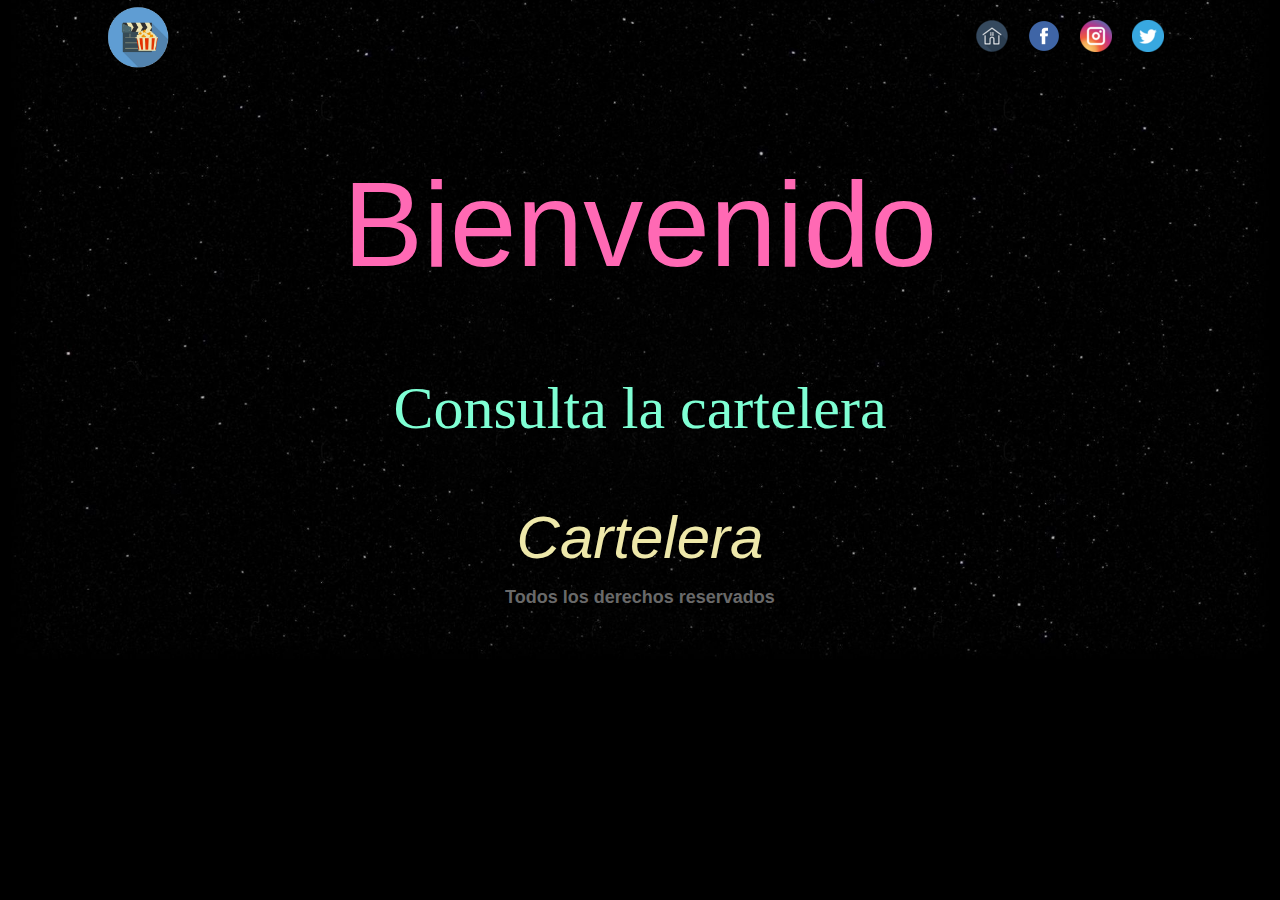
<file: html/index.html>
<!DOCTYPE html>
<html lang="en">
    <head>
        <meta charset="UTF-8">
        <meta http-equiv="X-UA-Compatible" content="IE-edge">
        <meta name="viewport" content="width=device-width, inital-scale=1.0">
        <link rel="stylesheet" href="../css/styleIndex.css">
        <title>Index</title>
    </head>
    <body>
        <header>
            <a href="">
                <img src="../img/logo.png" alt="logo" class="header-img">
            </a>
            <nav>
                <ul class="nav-ul">
                    <li>
                        <a href=""><img src="../img/nav-Icons/inicio.png" alt="Inicio"></a>
                    </li>
                    <li>
                        <a href=""><img src="../img/nav-Icons/facebook.png" alt="Facebook"></a>
                    </li>
                    <li>
                        <a href=""><img src="../img/nav-Icons/instagram.png" alt="Instagram"></a>
                    </li>
                    <li>
                        <a href=""><img src="../img/nav-Icons/twitter.png" alt="Twitter"></a>
                    </li>
                </ul>
            </nav>
        </header>
        <main>
            <section class="banner">
                <div class="bienvenido">
                    <h1>Bienvenido</h1>
                    <p>Consulta la cartelera</p>
                    <a href="peliculas.html">Cartelera</a>
                </div>
            </section>
        </main>
        <footer>
            <h1>Todos los derechos reservados</h1>
        </footer>
    </body>
</html>
</file>
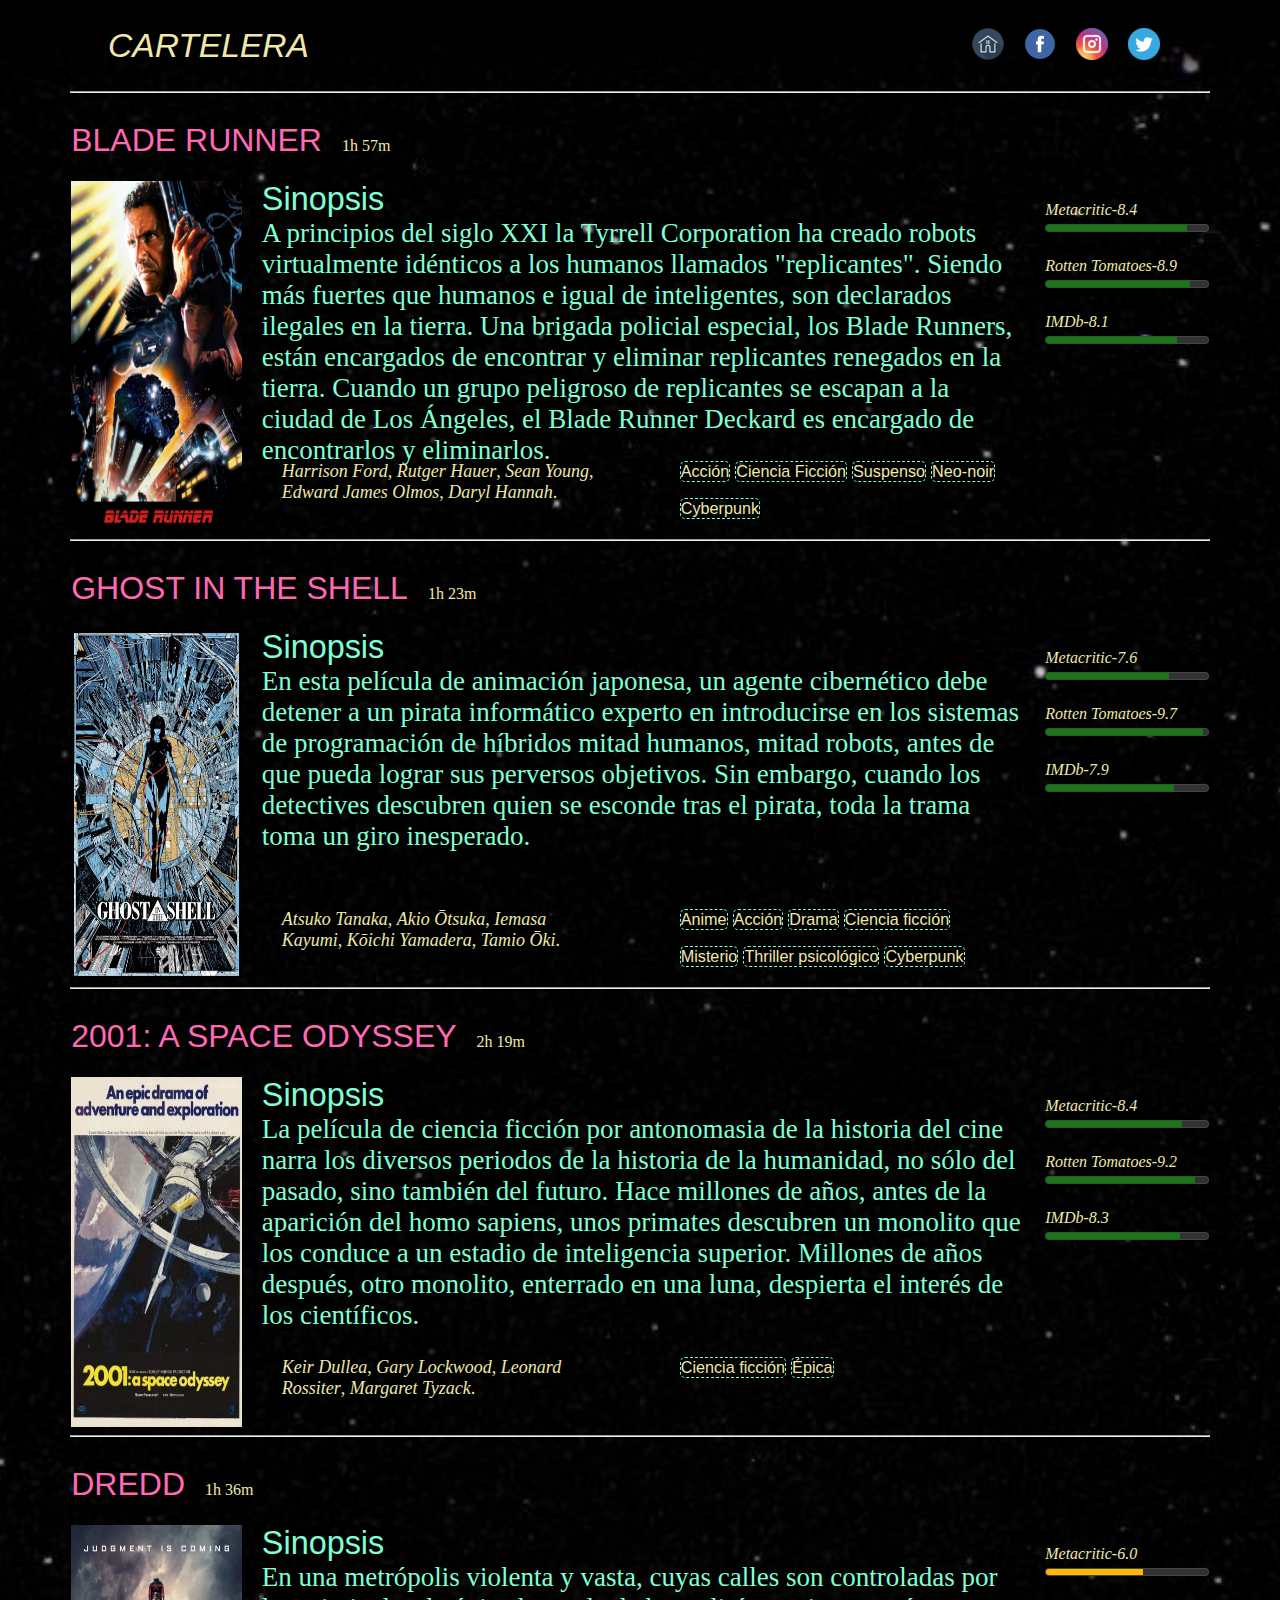
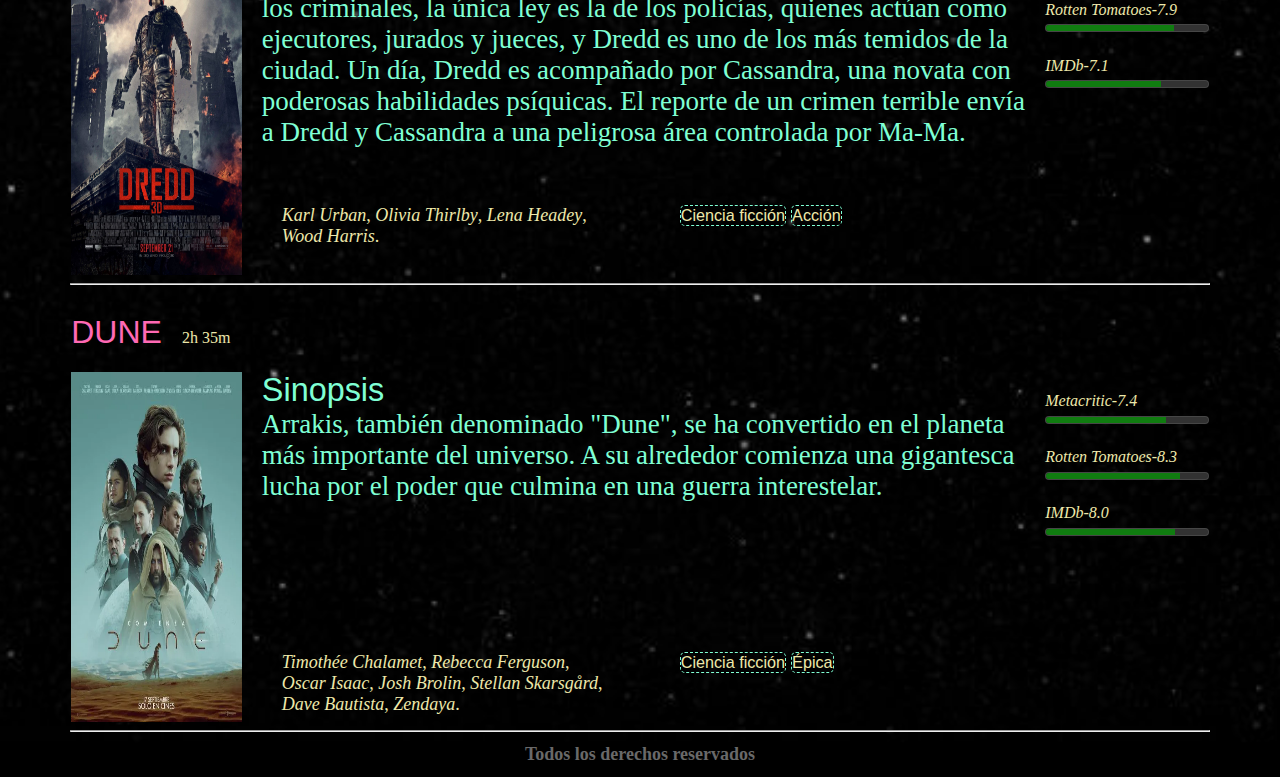
<file: html/peliculas.html>
<!DOCTYPE html>
<html lang="en">
    <head>
        <meta charset="UTF-8">
        <meta http-equiv="X-UA-Compatible" content="IE-edge">
        <meta name="viewport" content="width=device-width, inital-scale=1.0">
        <link rel="stylesheet" href="../css/stylePeliculas.css">
        <title>Peliculas</title>
    </head>
    <body>
        <header>
            <h1 class="pageTitle">CARTELERA</h1>
            <nav>
                <ul class="nav-ul">
                    <li>
                        <a href="index.html"><img src="../img/nav-Icons/inicio.png" alt="Inicio"></a>
                    </li>
                    <li>
                        <a href=""><img src="../img/nav-Icons/facebook.png" alt="Facebook"></a>
                    </li>
                    <li>
                        <a href=""><img src="../img/nav-Icons/instagram.png" alt="Instagram"></a>
                    </li>
                    <li>
                        <a href=""><img src="../img/nav-Icons/twitter.png" alt="Twitter"></a>
                    </li>
                </ul>
            </nav>
        </header>
        <hr class="hrHeaderMain">
        <main>
            <div class="boxTittleDuration">
                <h1 class="titleMovie">BLADE RUNNER</h1>
                <time class="durationMovie">1h 57m</time>
            </div>

            <div class="boxContentMovie">
                <img src="../img/moviesPoster/BladeRunner.jpg" alt="imageMovie" class="imageMovie">

                <section class="informationMovie">
                    <div class="synopsisDescription">
                        <h1>Sinopsis</h1>
                        <p>
                            A principios del siglo XXI la Tyrrell Corporation ha creado robots virtualmente idénticos a los humanos llamados "replicantes". Siendo más fuertes que humanos e igual de inteligentes, son declarados ilegales en la tierra. Una brigada policial especial, los Blade Runners, están encargados de encontrar y eliminar replicantes renegados en la tierra. Cuando un grupo peligroso de replicantes se escapan a la ciudad de Los Ángeles, el Blade Runner Deckard es encargado de encontrarlos y eliminarlos.
                        </p>
                    </div>
            
                    <div class="actorsTags">
                        <section class="actorsMovie">
                            <p1>
                                <a href="">Harrison Ford</a>,
                                <a href="">Rutger Hauer</a>,
                                <a href="">Sean Young</a>,
                                <a href="">Edward James Olmos</a>,
                                <a href="">Daryl Hannah</a>.
                            </p1>
                        </section>
                        <section class="tagsMovie">
                                <li class="tag">
                                    Acción
                                </li>
                                <li class="tag">
                                    Ciencia Ficción
                                </li>
                                <li class="tag">
                                    Suspenso
                                </li>
                                <li class="tag">
                                    Neo-noir
                                </li>
                                <li class="tag">
                                    Cyberpunk
                                </li>
                        </section>
                    </div>
                </section>
                
                <section class="reviewsMovie">
                    <li>
                        <a href="https://www.metacritic.com/movie/blade-runner" class="reviewPage">Metacritic-8.4</a>
                        <meter class="reviewMeter" min="0.0" low="3.0" high="7.0" max="10.0" optimum="8.0" value="8.7"></meter>
                    </li>
                    <li>
                        <a href="https://www.rottentomatoes.com/m/blade_runner" class="reviewPage">Rotten Tomatoes-8.9</a>
                        <meter class="reviewMeter" min="0.0" low="3.0" high="7.0" max="10.0" optimum="8.0" value="8.9"></meter>
                    </li>     
                    <li>
                        <a href="https://www.imdb.com/title/tt0083658/?ref_=nv_sr_srsg_3" class="reviewPage">IMDb-8.1</a>
                        <meter class="reviewMeter" min="0.0" low="3.0" high="7.0" max="10.0" optimum="8.0" value="8.1"></meter>
                    </li>                 
                </section>

            </div>
            <hr class="separatorMovie">
            <div class="boxTittleDuration">
                <h1 class="titleMovie">GHOST IN THE SHELL</h1>
                <time class="durationMovie">1h 23m</time>
            </div>

            <div class="boxContentMovie">
                <img src="../img/moviesPoster/GhostInTheShell.jpg" alt="imageMovie" class="imageMovie">

                <section class="informationMovie">
                    <div class="synopsisDescription">
                        <h1>Sinopsis</h1>
                        <p>
                            En esta película de animación japonesa, un agente cibernético debe detener a un pirata informático experto en introducirse en los sistemas de programación de híbridos mitad humanos, mitad robots, antes de que pueda lograr sus perversos objetivos. Sin embargo, cuando los detectives descubren quien se esconde tras el pirata, toda la trama toma un giro inesperado.
                        </p>
                    </div>
            
                    <div class="actorsTags">
                        <section class="actorsMovie">
                            <p1>
                                <a href="">Atsuko Tanaka</a>,
                                <a href="">Akio Ōtsuka</a>,
                                <a href="">Iemasa Kayumi</a>,
                                <a href="">Kōichi Yamadera</a>,
                                <a href="">Tamio Ōki</a>.
                            </p1>
                        </section>
                        <section class="tagsMovie">
                                <li class="tag">
                                    Anime
                                </li>
                                <li class="tag">
                                    Acción
                                </li>
                                <li class="tag">
                                    Drama
                                </li>
                                <li class="tag">
                                    Ciencia ficción
                                </li>
                                <li class="tag">
                                    Misterio
                                </li>
                                <li class="tag">
                                    Thriller psicológico
                                </li>
                                <li class="tag">
                                    Cyberpunk
                                </li>
                        </section>
                    </div>
                </section>
                
                <section class="reviewsMovie">
                    <li>
                        <a href="https://www.metacritic.com/movie/ghost-in-the-shell" class="reviewPage">Metacritic-7.6</a>
                        <meter class="reviewMeter" min="0.0" low="3.0" high="7.0" max="10.0" optimum="8.0" value="7.6"></meter>
                    </li>
                    <li>
                        <a href="https://www.rottentomatoes.com/m/ghost_in_the_shell" class="reviewPage">Rotten Tomatoes-9.7</a>
                        <meter class="reviewMeter" min="0.0" low="3.0" high="7.0" max="10.0" optimum="8.0" value="9.7"></meter>
                    </li>     
                    <li>
                        <a href="https://www.imdb.com/title/tt0113568/" class="reviewPage">IMDb-7.9</a>
                        <meter class="reviewMeter" min="0.0" low="3.0" high="7.0" max="10.0" optimum="8.0" value="7.9"></meter>
                    </li>                 
                </section>

            </div>
            <hr class="separatorMovie">
            <div class="boxTittleDuration">
                <h1 class="titleMovie">2001: A SPACE ODYSSEY</h1>
                <time class="durationMovie">2h 19m</time>
            </div>

            <div class="boxContentMovie">
                <img src="../img/moviesPoster/ASpaceOdyssey.jpg" alt="imageMovie" class="imageMovie">

                <section class="informationMovie">
                    <div class="synopsisDescription">
                        <h1>Sinopsis</h1>
                        <p>
                            La película de ciencia ficción por antonomasia de la historia del cine narra los diversos periodos de la historia de la humanidad, no sólo del pasado, sino también del futuro. Hace millones de años, antes de la aparición del homo sapiens, unos primates descubren un monolito que los conduce a un estadio de inteligencia superior. Millones de años después, otro monolito, enterrado en una luna, despierta el interés de los científicos.
                        </p>
                    </div>
            
                    <div class="actorsTags">
                        <section class="actorsMovie">
                            <p1>
                                <a href="">Keir Dullea</a>,
                                <a href="">Gary Lockwood</a>,
                                <a href="">Leonard Rossiter</a>,
                                <a href="">Margaret Tyzack</a>.
                            </p1>
                        </section>
                        <section class="tagsMovie">
                                <li class="tag">
                                    Ciencia ficción
                                </li>
                                <li class="tag">
                                    Épica
                                </li>
                        </section>
                    </div>
                </section>
                
                <section class="reviewsMovie">
                    <li>
                        <a href="https://www.metacritic.com/movie/2001-a-space-odyssey" class="reviewPage">Metacritic-8.4</a>
                        <meter class="reviewMeter" min="0.0" low="3.0" high="7.0" max="10.0" optimum="8.0" value="8.4"></meter>
                    </li>
                    <li>
                        <a href="https://www.rottentomatoes.com/m/2001_a_space_odyssey" class="reviewPage">Rotten Tomatoes-9.2</a>
                        <meter class="reviewMeter" min="0.0" low="3.0" high="7.0" max="10.0" optimum="8.0" value="9.2"></meter>
                    </li>     
                    <li>
                        <a href="https://www.imdb.com/title/tt0062622/" class="reviewPage">IMDb-8.3</a>
                        <meter class="reviewMeter" min="0.0" low="3.0" high="7.0" max="10.0" optimum="8.0" value="8.3"></meter>
                    </li>                 
                </section>

            </div>
            <hr class="separatorMovie">
            <div class="boxTittleDuration">
                <h1 class="titleMovie">DREDD</h1>
                <time class="durationMovie">1h 36m</time>
            </div>

            <div class="boxContentMovie">
                <img src="../img/moviesPoster/Dredd.jpg" alt="imageMovie" class="imageMovie">

                <section class="informationMovie">
                    <div class="synopsisDescription">
                        <h1>Sinopsis</h1>
                        <p>
                            En una metrópolis violenta y vasta, cuyas calles son controladas por los criminales, la única ley es la de los policías, quienes actúan como ejecutores, jurados y jueces, y Dredd es uno de los más temidos de la ciudad. Un día, Dredd es acompañado por Cassandra, una novata con poderosas habilidades psíquicas. El reporte de un crimen terrible envía a Dredd y Cassandra a una peligrosa área controlada por Ma-Ma.
                        </p>
                    </div>
            
                    <div class="actorsTags">
                        <section class="actorsMovie">
                            <p1>
                                <a href="">Karl Urban</a>,
                                <a href="">Olivia Thirlby</a>,
                                <a href="">Lena Headey</a>,
                                <a href="">Wood Harris</a>.
                            </p1>
                        </section>
                        <section class="tagsMovie">
                                <li class="tag">
                                    Ciencia ficción
                                </li>
                                <li class="tag">
                                    Acción
                                </li>
                        </section>
                    </div>
                </section>
                
                <section class="reviewsMovie">
                    <li>
                        <a href="https://www.metacritic.com/movie/dredd" class="reviewPage">Metacritic-6.0</a>
                        <meter class="reviewMeter" min="0.0" low="3.0" high="7.0" max="10.0" optimum="8.0" value="6.0"></meter>
                    </li>
                    <li>
                        <a href="https://www.metacritic.com/movie/dredd" class="reviewPage">Rotten Tomatoes-7.9</a>
                        <meter class="reviewMeter" min="0.0" low="3.0" high="7.0" max="10.0" optimum="8.0" value="7.9"></meter>
                    </li>     
                    <li>
                        <a href="https://www.imdb.com/title/tt1343727/" class="reviewPage">IMDb-7.1</a>
                        <meter class="reviewMeter" min="0.0" low="3.0" high="7.0" max="10.0" optimum="8.0" value="7.1"></meter>
                    </li>                 
                </section>

            </div>
            <hr class="separatorMovie">
            <div class="boxTittleDuration">
                <h1 class="titleMovie">DUNE</h1>
                <time class="durationMovie">2h 35m</time>
            </div>

            <div class="boxContentMovie">
                <img src="../img/moviesPoster/Dune.jpg" alt="imageMovie" class="imageMovie">

                <section class="informationMovie">
                    <div class="synopsisDescription">
                        <h1>Sinopsis</h1>
                        <p>
                            Arrakis, también denominado "Dune", se ha convertido en el planeta más importante del universo. A su alrededor comienza una gigantesca lucha por el poder que culmina en una guerra interestelar.
                        </p>
                    </div>
            
                    <div class="actorsTags">
                        <section class="actorsMovie">
                            <p1>
                                <a href="">Timothée Chalamet</a>,
                                <a href="">Rebecca Ferguson</a>,
                                <a href="">Oscar Isaac</a>,
                                <a href="">Josh Brolin</a>,
                                <a href="">Stellan Skarsgård</a>,
                                <a href="">Dave Bautista</a>,
                                <a href="">Zendaya</a>.
                            </p1>
                        </section>
                        <section class="tagsMovie">
                                <li class="tag">
                                    Ciencia ficción
                                </li>
                                <li class="tag">
                                    Épica
                                </li>
                        </section>
                    </div>
                </section>
                
                <section class="reviewsMovie">
                    <li>
                        <a href="https://www.metacritic.com/movie/dune-part-one" class="reviewPage">Metacritic-7.4</a>
                        <meter class="reviewMeter" min="0.0" low="3.0" high="7.0" max="10.0" optimum="8.0" value="7.4"></meter>
                    </li>
                    <li>
                        <a href="https://www.rottentomatoes.com/m/dune_2021" class="reviewPage">Rotten Tomatoes-8.3</a>
                        <meter class="reviewMeter" min="0.0" low="3.0" high="7.0" max="10.0" optimum="8.0" value="8.3"></meter>
                    </li>     
                    <li>
                        <a href="https://www.imdb.com/title/tt1160419/" class="reviewPage">IMDb-8.0</a>
                        <meter class="reviewMeter" min="0.0" low="3.0" high="7.0" max="10.0" optimum="8.0" value="8.0"></meter>
                    </li>                 
                </section>

            </div>
        </main>
        <hr class="hrMainFooter">
        <footer>
            <h1>Todos los derechos reservados</h1>
        </footer>
    </body>
</html>
</file>
<file: css/styleIndex.css>
body{
    background-color: black;
    background-image: url(../img/background.jpg);
    background-position: center;
    background-repeat: no-repeat;
    background-size: cover;
    margin:0;
    padding:0;
    font-size:15px;
    font-family: Arial, Helvetica, sans-serif;
}
.body-img{
    width: 100%;
}
header{
    display: flex;
    height: 75px;
    width:100%;
    align-items: center;
    justify-content: space-between;
}
.header-img{
    height: 75px;
    width: 75px;
    margin-left: 100px;
}
.nav-ul{
    height: 75px;
    width: 200px;
    margin-right: 100px;
    list-style: none;
    justify-content: center;
    align-items: center;
    display: flex;
}
.nav-ul a{
    margin-right: 20px;
    text-decoration: none;
}
.banner{
    height: 500px;
    width: 100%;
    display: flex;
    justify-content: center;
}
.bienvenido{
    height: 100%;
    flex-direction: column;
    font-size: 400%;
    text-align: center;
}
.bienvenido h1{
    font-family: Impact, Haettenschweiler, 'Arial Narrow Bold', sans-serif;
    font-weight: 400;
    color:hotpink;
}
.bienvenido p{
    margin-top: 0px;
    word-wrap: break-word;
    font-family:Georgia, 'Times New Roman', Times, serif;
    color: aquamarine;
}
.bienvenido a{
    color: palegoldenrod;
    font-style: italic;
    text-decoration: none;
}
footer{
    text-align: center;
    font-size: xx-small;
    color: dimgrey;
}
</file>
<file: css/stylePeliculas.css>
body{
    background-color: black;
    background-image: url(../img/background.jpg);
    background-position: center;
    background-repeat: no-repeat;
    background-size: cover;
}
header{
    display: flex;
    height: 75px;
    width: 100%;
    align-items: center;
    justify-content: space-between;
}
.pageTitle{
    font-family: Arial, Helvetica, sans-serif;
    font-size: 210%;
    font-weight: 50;
    font-style: italic;
    color:palegoldenrod;
    margin-left: 100px;
}
.nav-ul{
    height: 75px;
    width: 200px;
    margin-right: 100px;
    list-style: none;
    align-items: center;
    display: flex;
}
.nav-ul a{
    margin-right: 20px;
    text-decoration: none;
}
.hrHeaderMain{
    color: grey;
    width: 90%;
}

main{
    display: flex;
    align-items: center;
    flex-direction: column;
}
.boxTittleDuration{
    width: 90%;
    display: flex;
    align-items: baseline;
}
.titleMovie{
    font-family: Impact, Haettenschweiler, 'Arial Narrow Bold', sans-serif;
    font-weight: 400;
    color:hotpink;
}
.durationMovie{
    margin-left: 20px;
    color: palegoldenrod;
}
.boxContentMovie{
    height: 350px;
    width: 90%;
    display: flex;
    flex-wrap: nowrap;
}
.imageMovie{
    width: 15%;
}
.informationMovie{
    width: 70%;
    margin-left: 20px;
    margin-right: 20px;
    font-size: large;
    display: flex;
    flex-direction: column;
}

.synopsisDescription{
    height: 80%;
    
}

.synopsisDescription h1{
    margin-top: 0px;
    margin-bottom: 0px;
    color: aquamarine;
    font-size: 180%;
    font-weight: 100;
    font-family: 'Lucida Sans', 'Lucida Sans Regular', 'Lucida Grande', 'Lucida Sans Unicode', Geneva, Verdana, sans-serif;
}
.synopsisDescription p{
    margin-top: 0px;
    word-wrap: break-word;
    font-size: 150%;
    font-family:Georgia, 'Times New Roman', Times, serif;
    color: aquamarine;
}

.actorsTags{
    height: 20%;
    margin-left: 20px;
    margin-right: 20px;
    display: flex;
    justify-content: space-between;
    list-style: none;
}

.actorsMovie{
    color: palegoldenrod;
    width: 45%;
}
.actorsMovie a{
    color: palegoldenrod;
    font-style: italic;
    text-decoration: none;
}
.tagsMovie{
    width: 45%;
    display: flex;
    align-items:flex-start;
    gap: 5px;
    flex-wrap: wrap;
}
.tag{
    font-family:'Franklin Gothic Medium', 'Arial Narrow', Arial, sans-serif;
    font-size: 90%;
    color: palegoldenrod;
    background-color: transparent;
    border-width: 1px;
    border-style:dashed;
    border-radius: 5px;
    border-color: aquamarine;
}

.reviewsMovie{
    width: 15%;
    list-style: none;
    
}
.reviewsMovie li{
    width: 100%;
    margin-top: 20px;
    margin-bottom: 20px;
}


.reviewPage{
    text-decoration: none;
    font-style: italic;
    display: block;
    color: palegoldenrod;
}
.reviewMeter{
    width: 100%;
}
.reviewMeter::-webkit-meter-bar{
    background-color:#323232;
}

.separatorMovie{
    width: 90%;
}
.hrMainFooter{
    width: 90%;
}
footer{
    text-align: center;
    font-size: xx-small;
    color: dimgrey;
}
</file>
